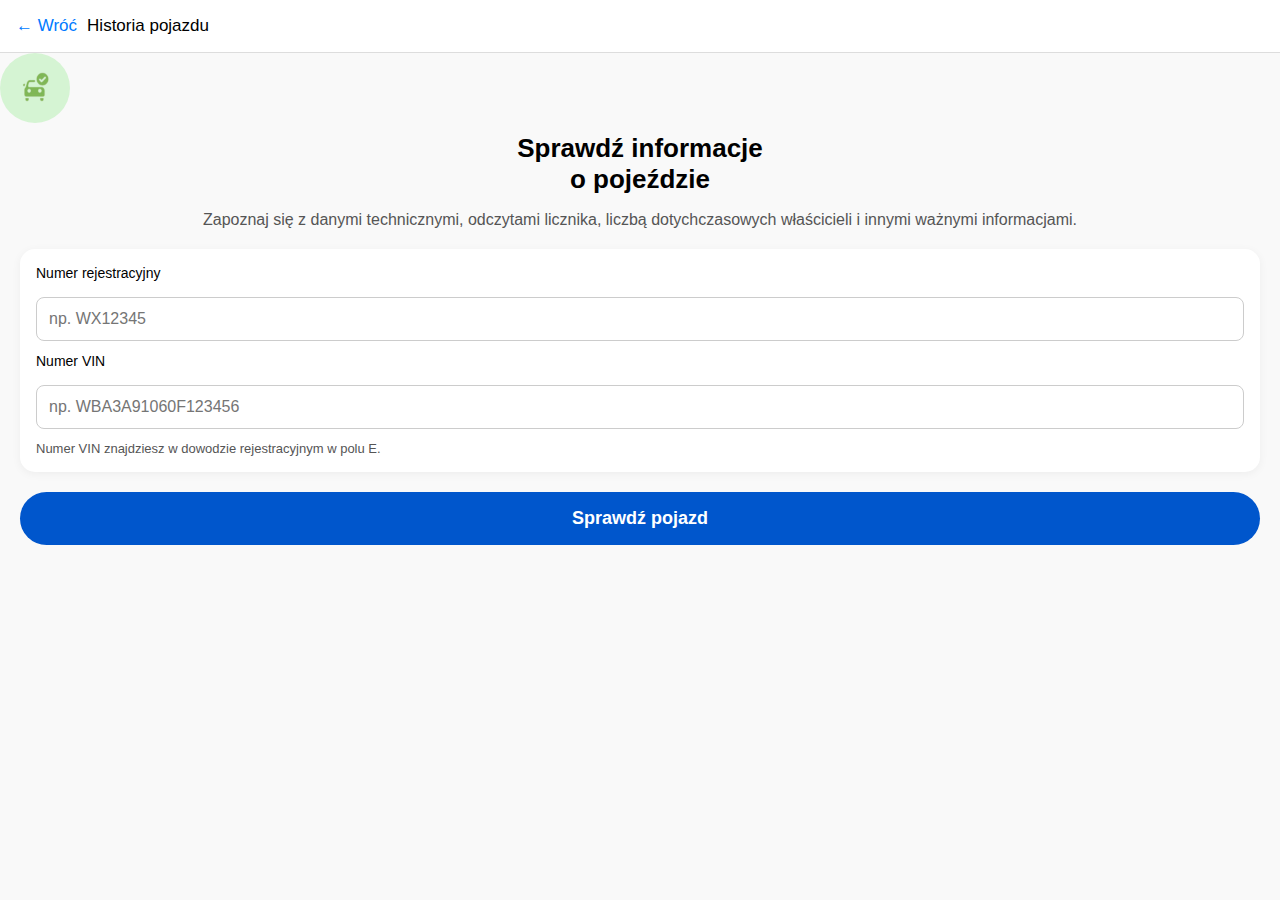
<file: car.html>
<!DOCTYPE html>
<html lang="pl">
<head>
  <meta charset="UTF-8">
  <meta name="viewport" content="width=device-width, initial-scale=1.0">
  <title>Historia pojazdu</title>
  <link rel="stylesheet" href="assets/car.css">
</head>
<body>

  <div class="navbar">
    <a href="#" onclick="goBack()">← Wróć</a>
    <span>Historia pojazdu</span>
  </div>

  <div class="icon-circle">
    <img src="assets/images/ee4CMJf.png" alt="ikona">
  </div>

  <div class="header-text">
    <h1>Sprawdź informacje<br>o pojeździe</h1>
    <p>Zapoznaj się z danymi technicznymi, odczytami licznika, liczbą dotychczasowych właścicieli i innymi ważnymi informacjami.</p>
  </div>

  <div class="form-card">
    <label for="reg">Numer rejestracyjny</label>
    <input type="text" id="reg" placeholder="np. WX12345">

    <label for="vin">Numer VIN</label>
    <input type="text" id="vin" placeholder="np. WBA3A91060F123456">

    <small>Numer VIN znajdziesz w dowodzie rejestracyjnym w polu E.</small>
  </div>

  <button class="submit-btn" onclick="checkVehicle()">Sprawdź pojazd</button>

  <script src="assets/car.js"></script>
</body>
</html>
</file>
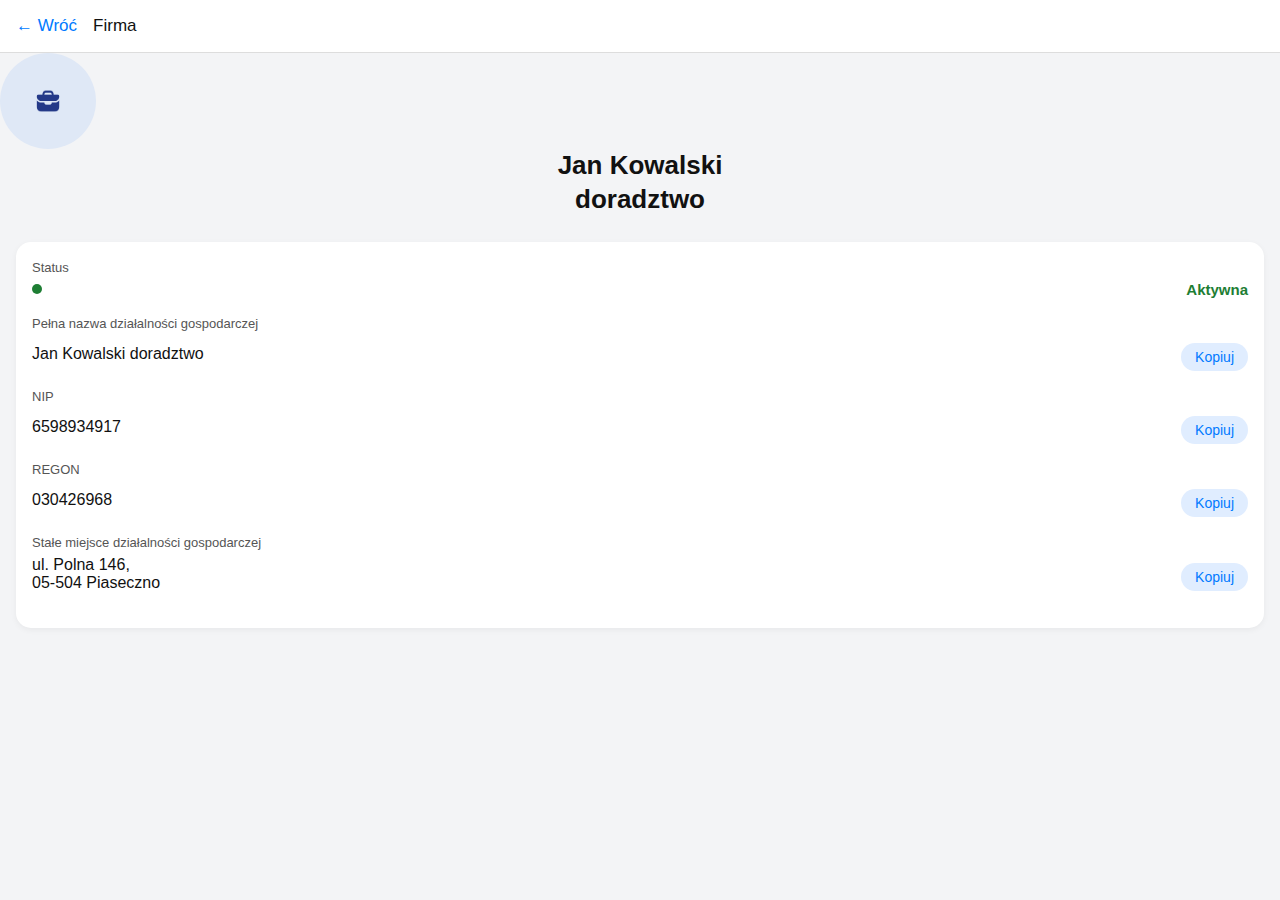
<file: firma.html>
<!DOCTYPE html>
<html lang="pl">
<head>
  <meta charset="UTF-8">
  <meta name="viewport" content="width=device-width, initial-scale=1.0">
  <title>Firma</title>
  <link rel="stylesheet" href="assets/firma.css">
</head>
<body>

<div class="navbar">
  <a href="#" onclick="goBack()">← Wróć</a>
  <span>Firma</span>
</div>

<div class="icon">
  <img src="assets/images/7EIfFr4.png" alt="ikona">
</div>

<h1>Jan Kowalski<br>doradztwo</h1>

<div class="card">

  <div class="row">
    <div class="label">Status</div>
    <div class="value status">
      <span class="dot"></span> Aktywna
    </div>
  </div>

  <div class="row">
    <div class="label">Pełna nazwa działalności gospodarczej</div>
    <div class="value">
      <span id="fullname">Jan Kowalski doradztwo</span>
      <button onclick="copyText('fullname')">Kopiuj</button>
    </div>
  </div>

  <div class="row">
    <div class="label">NIP</div>
    <div class="value">
      <span id="nip">6598934917</span>
      <button onclick="copyText('nip')">Kopiuj</button>
    </div>
  </div>

  <div class="row">
    <div class="label">REGON</div>
    <div class="value">
      <span id="regon">030426968</span>
      <button onclick="copyText('regon')">Kopiuj</button>
    </div>
  </div>

  <div class="row">
    <div class="label">Stałe miejsce działalności gospodarczej</div>
    <div class="value">
      <span id="address">ul. Polna 146,<br>05-504 Piaseczno</span>
      <button onclick="copyText('address')">Kopiuj</button>
    </div>
  </div>

</div>

<script src="assets/firma.js"></script>
</body>
</html>
</file>
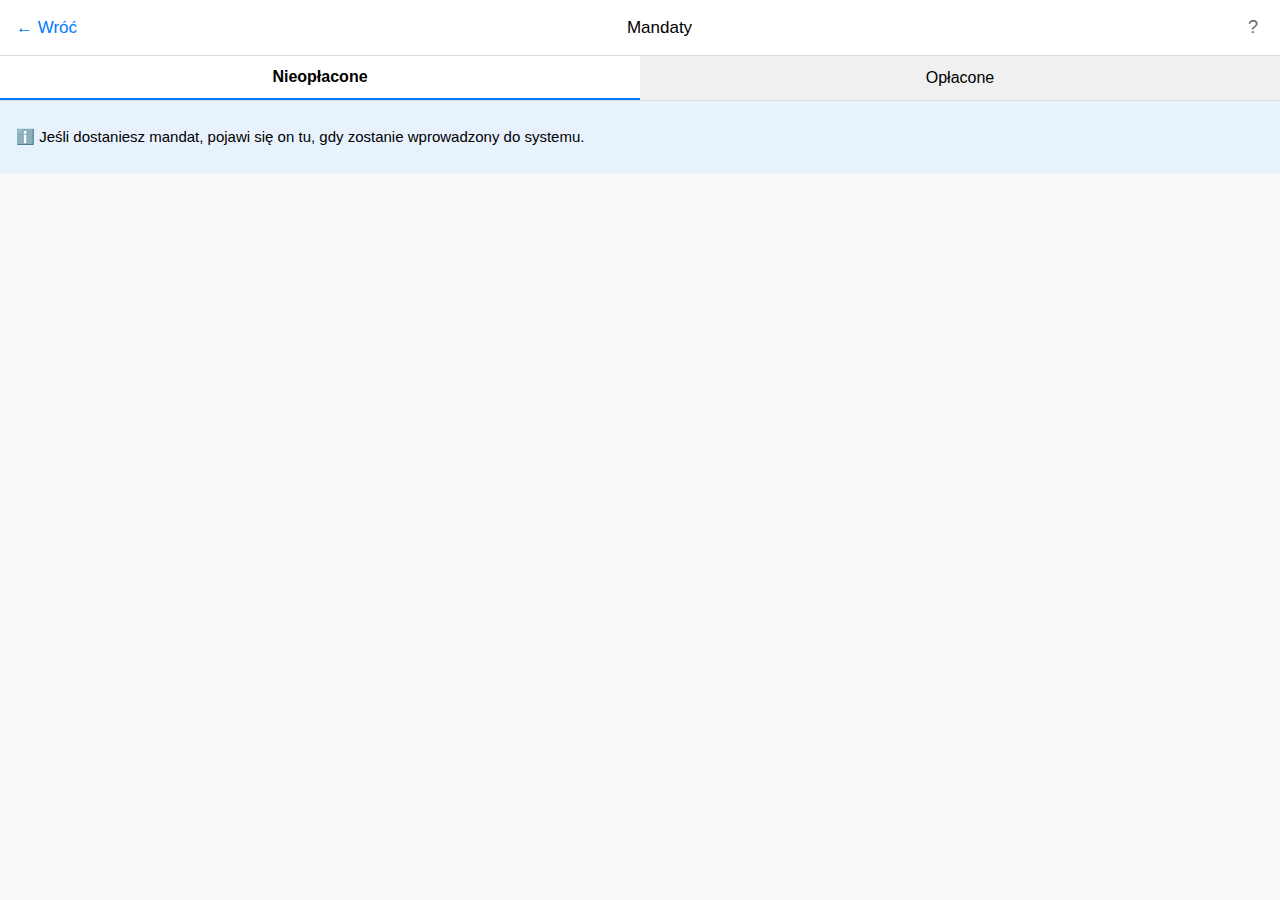
<file: passedout.html>
<!DOCTYPE html>
<html lang="pl">
<head>
  <meta charset="UTF-8">
  <meta name="viewport" content="width=device-width, initial-scale=1.0">
  <title>Mandaty</title>
  <link rel="stylesheet" href="assets/mandaty.css">
</head>
<body>

<div class="navbar">
  <a href="#" onclick="goBack()">← Wróć</a>
  <span>Mandaty</span>
  <button class="help-btn">?</button>
</div>

<div class="tabs">
  <button class="tab-btn active" onclick="showTab('nieoplacone')">Nieopłacone</button>
  <button class="tab-btn" onclick="showTab('oplacone')">Opłacone</button>
</div>

<div class="info-box">
  <p>ℹ️ Jeśli dostaniesz mandat, pojawi się on tu, gdy zostanie wprowadzony do systemu.</p>
</div>

<div class="content hidden" id="oplacone">
  <p>Brak opłaconych mandatów.</p>
</div>

<script src="assets/mandaty.js"></script>
</body>
</html>
</file>
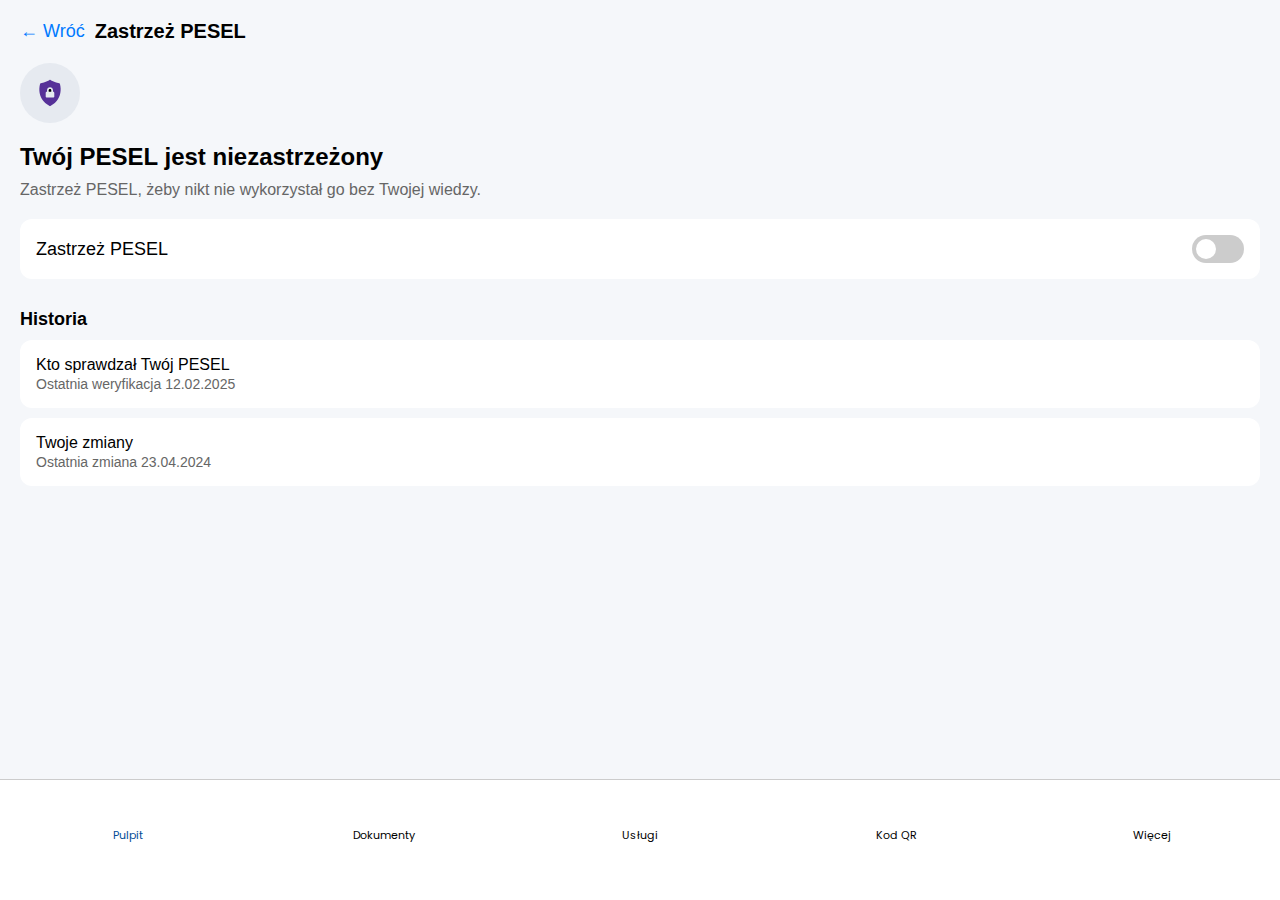
<file: pesel.html>
<!DOCTYPE html>
<html lang="pl">
<head>
    <script src="assets/main.js"></script>
    <meta charset="UTF-8">
    <title>Zastrzeż PESEL</title>
    <meta name="viewport" content="width=device-width, initial-scale=1.0">
    <link rel="stylesheet" href="assets/main.css">
    <style>
        body {
            font-family: sans-serif;
            margin: 0;
            background-color: #f5f7fa;
            padding: 20px;
        }
        .top_bar {
            display: flex;
            align-items: center;
            margin-bottom: 20px;
        }
        .back {
            color: #007aff;
            font-size: 18px;
            margin-right: 10px;
            cursor: pointer;
        }
        .title {
            font-size: 20px;
            font-weight: bold;
        }
        .icon {
            width: 60px;
            height: 60px;
            background-color: #e6eaf0;
            border-radius: 50%;
            display: flex;
            align-items: center;
            justify-content: center;
            margin-bottom: 20px;
        }
        .icon img {
            width: 32px;
            height: 32px;
        }
        .main_status {
            font-size: 24px;
            font-weight: bold;
            margin-bottom: 10px;
        }
        .description {
            color: #666;
            margin-bottom: 20px;
        }
        .switch_box {
            background-color: white;
            padding: 16px;
            border-radius: 12px;
            display: flex;
            justify-content: space-between;
            align-items: center;
            margin-bottom: 30px;
        }
        .switch_label {
            font-size: 18px;
        }
        .history_title {
            font-weight: bold;
            font-size: 18px;
            margin-bottom: 10px;
        }
        .history_box {
            background-color: white;
            border-radius: 12px;
            padding: 16px;
            margin-bottom: 10px;
            display: flex;
            flex-direction: column;
        }
        .history_item {
            font-size: 16px;
            font-weight: 500;
        }
        .history_subtext {
            color: #666;
            font-size: 14px;
            margin-top: 2px;
        }
        .bottom_bar {
            position: fixed;
            bottom: 0;
            left: 0;
            right: 0;
            background: #fff;
            display: flex;
            justify-content: space-around;
            padding: 10px 0;
            border-top: 1px solid #ccc;
        }
        .bottom_bar div {
            text-align: center;
            font-size: 12px;
            color: #666;
        }
        .bottom_bar .active {
            color: #007aff;
        }
        .switch {
            position: relative;
            display: inline-block;
            width: 52px;
            height: 28px;
        }
        .switch input {display:none;}
        .slider {
            position: absolute;
            cursor: pointer;
            top: 0;
            left: 0;
            right: 0;
            bottom: 0;
            background-color: #ccc;
            transition: .4s;
            border-radius: 34px;
        }
        .slider:before {
            position: absolute;
            content: "";
            height: 20px;
            width: 20px;
            left: 4px;
            bottom: 4px;
            background-color: white;
            transition: .4s;
            border-radius: 50%;
        }
        input:checked + .slider {
            background-color: #007aff;
        }
        input:checked + .slider:before {
            transform: translateX(24px);
        }
    </style>
</head>
<body oncontextmenu="return false;">

<div class="top_bar">
    <div class="back" onclick="history.back()">← Wróć</div>
    <div class="title">Zastrzeż PESEL</div>
</div>

<div class="icon">
    <img src="assets/images/da008_zastrzez_pesel.svg" alt="ikona">
</div>

<div class="main_status" id="peselStatus">Twój PESEL jest niezastrzeżony</div>
<div class="description">Zastrzeż PESEL, żeby nikt nie wykorzystał go bez Twojej wiedzy.</div>

<div class="switch_box">
    <div class="switch_label">Zastrzeż PESEL</div>
    <label class="switch">
        <input type="checkbox" id="peselSwitch" onchange="togglePesel()">
        <span class="slider"></span>
    </label>
</div>

<div class="history_title">Historia</div>

<div class="history_box">
    <div class="history_item">Kto sprawdzał Twój PESEL</div>
    <div class="history_subtext">Ostatnia weryfikacja 12.02.2025</div>
</div>

<div class="history_box">
    <div class="history_item">Twoje zmiany</div>
    <div class="history_subtext">Ostatnia zmiana 23.04.2024</div>
</div>

<div class="bottom_bar">
    <div class="bottom_bar_grid">
        <div class="bottom_element_grid" send="home">
            <div class="bottom_element_image home_open home"></div>
            <p class="bottom_element_text open">Pulpit</p>
        </div>
        <div class="bottom_element_grid" send="documents">
            <div class="bottom_element_image documents"></div>
            <p class="bottom_element_text">Dokumenty</p>
        </div>
        <div class="bottom_element_grid" send="services">
            <div class="bottom_element_image services"></div>
            <p class="bottom_element_text">Usługi</p>
        </div>
        <div class="bottom_element_grid" send="qr">
            <div class="bottom_element_image qr"></div>
            <p class="bottom_element_text">Kod QR</p>
        </div>
        <div class="bottom_element_grid" send="more">
            <div class="bottom_element_image more"></div>
            <p class="bottom_element_text">Więcej</p>
        </div>
    </div>
</div>

<script>
function togglePesel() {
    const status = document.getElementById('peselStatus');
    const toggle = document.getElementById('peselSwitch');
    if (toggle.checked) {
        status.textContent = 'Twój PESEL jest zastrzeżony';
    } else {
        status.textContent = 'Twój PESEL jest niezastrzeżony';
    }
}
</script>

</body>
</html>
</file>
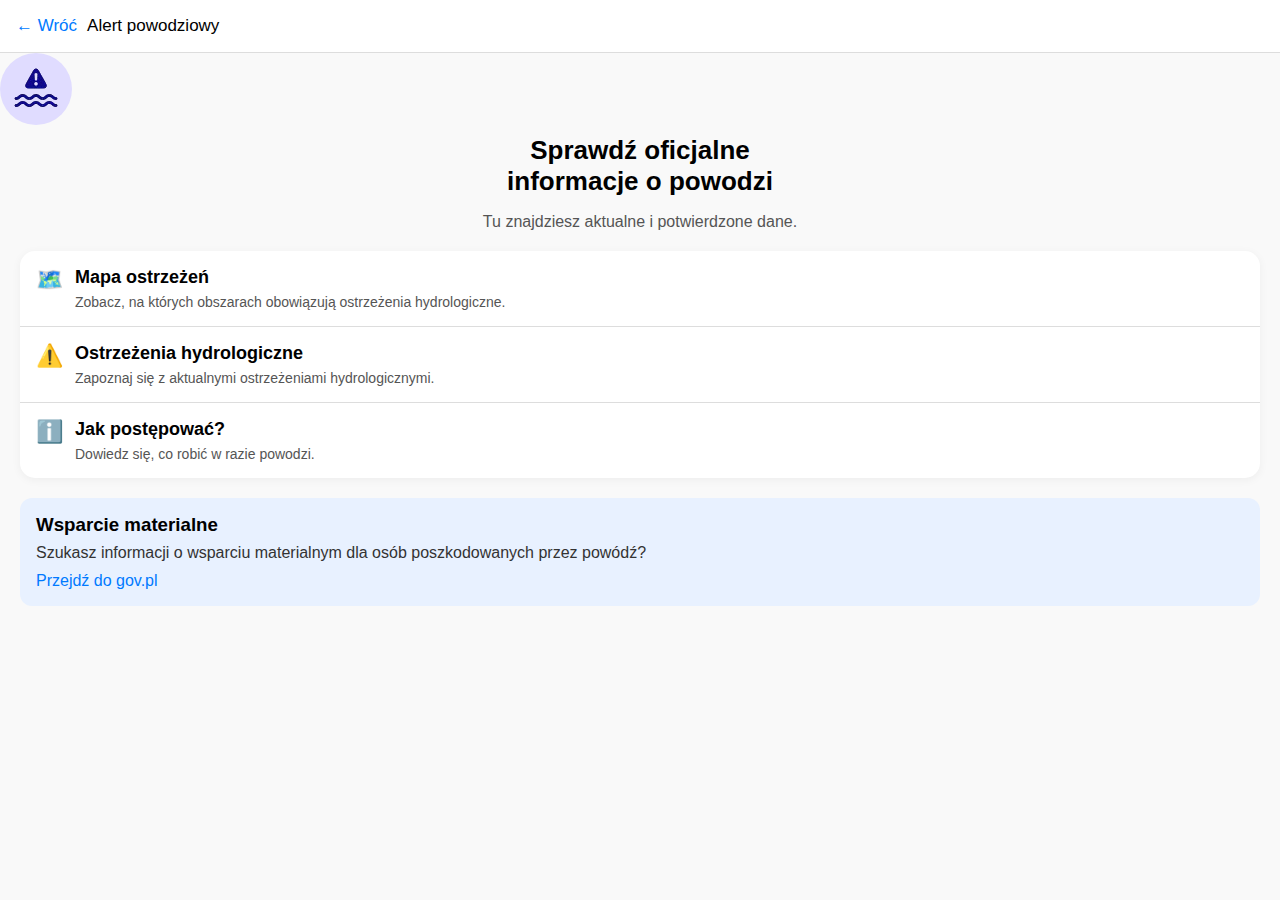
<file: powodzie.html>
<!DOCTYPE html>
<html lang="pl">
<head>
  <meta charset="UTF-8">
  <meta name="viewport" content="width=device-width, initial-scale=1.0">
  <title>Alert powodziowy</title>
  <link rel="stylesheet" href="assets/powodzie.css">
</head>
<body>

  <div class="navbar">
    <a href="#" onclick="goBack()">← Wróć</a>
    <span>Alert powodziowy</span>
  </div>

  <div class="icon-circle">
    <img src="assets/images/nLA4kjF.png" alt="ikona">
  </div>
  
  <div class="header-text">
    <h1>Sprawdź oficjalne<br>informacje o powodzi</h1>
    <p>Tu znajdziesz aktualne i potwierdzone dane.</p>
  </div>

  <div class="card">
    <div class="item" onclick="showAlert('Mapa ostrzeżeń')">
      <div class="item-left">🗺️</div>
      <div class="item-right">
        <h2>Mapa ostrzeżeń</h2>
        <p>Zobacz, na których obszarach obowiązują ostrzeżenia hydrologiczne.</p>
      </div>
    </div>
    <div class="item" onclick="showAlert('Ostrzeżenia hydrologiczne')">
      <div class="item-left">⚠️</div>
      <div class="item-right">
        <h2>Ostrzeżenia hydrologiczne</h2>
        <p>Zapoznaj się z aktualnymi ostrzeżeniami hydrologicznymi.</p>
      </div>
    </div>
    <div class="item" onclick="showAlert('Jak postępować?')">
      <div class="item-left">ℹ️</div>
      <div class="item-right">
        <h2>Jak postępować?</h2>
        <p>Dowiedz się, co robić w razie powodzi.</p>
      </div>
    </div>
  </div>

  <div class="support">
    <h3>Wsparcie materialne</h3>
    <p>Szukasz informacji o wsparciu materialnym dla osób poszkodowanych przez powódź?</p>
    <a href="https://www.gov.pl" target="_blank">Przejdź do gov.pl</a>
  </div>

  <script src="assets/powodzie.js"></script>
</body>
</html>
</file>
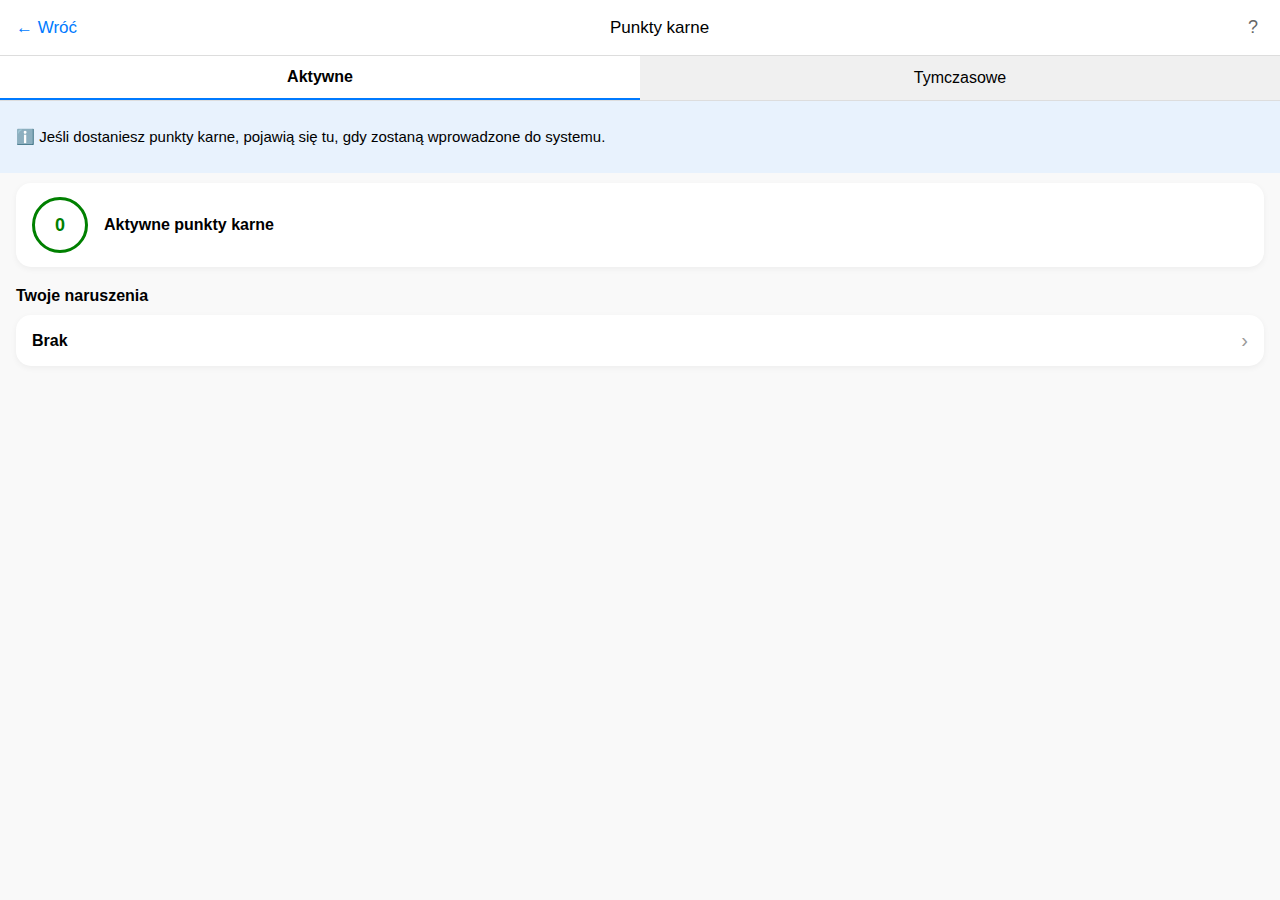
<file: punkty-karne.html>
<!DOCTYPE html>
<html lang="pl">
<head>
  <meta charset="UTF-8">
  <meta name="viewport" content="width=device-width, initial-scale=1.0">
  <title>Punkty karne</title>
  <link rel="stylesheet" href="assets/punkty-karne.css">
</head>
<body>

<div class="navbar">
  <a href="#" onclick="goBack()">← Wróć</a>
  <span>Punkty karne</span>
  <button class="help-btn">?</button>
</div>

<div class="tabs">
  <button class="tab-btn active" onclick="showTab('aktywne')">Aktywne</button>
  <button class="tab-btn" onclick="showTab('tymczasowe')">Tymczasowe</button>
</div>

<div class="info-box">
  <p>ℹ️ Jeśli dostaniesz punkty karne, pojawią się tu, gdy zostaną wprowadzone do systemu.</p>
</div>

<div class="content" id="aktywne">
  <div class="points-card">
    <div class="circle">0</div>
    <strong>Aktywne punkty karne</strong>
  </div>

  <h3>Twoje naruszenia</h3>
  <div class="violation-card">
    <div>
      <strong>Brak</strong>
    </div>
    <div class="arrow">›</div>
  </div>
</div>

<div class="content hidden" id="tymczasowe">
  <p>Brak tymczasowych punktów karnych.</p>
</div>

<script src="assets/punkty-karne.js"></script>
</body>
</html>
</file>
<file: assets/car.css>
body {
  margin: 0;
  font-family: -apple-system, BlinkMacSystemFont, sans-serif;
  background: #f9f9f9;
  color: #000;
}

.navbar {
  display: flex;
  align-items: center;
  padding: 16px;
  font-size: 17px;
  background: #fff;
  border-bottom: 1px solid #ddd;
}

.navbar a {
  color: #007aff;
  text-decoration: none;
  margin-right: 10px;
}

.navbar span {
  font-weight: 500;
}

.icon-section {
  display: flex;
  justify-content: center;
  margin: 30px 0 20px;
}

.icon-circle {
  background: #d5f4d3;
  border-radius: 50%;
  width: 70px;
  height: 70px;
  display: flex;
  align-items: center;
  justify-content: center;
}

.icon-circle img {
  width: 32px;
  height: 32px;
}

.header-text {
  text-align: center;
  padding: 0 20px;
}

.header-text h1 {
  font-size: 26px;
  margin: 10px 0;
}

.header-text p {
  color: #555;
  font-size: 16px;
}

.form-card {
  background: #fff;
  margin: 20px;
  border-radius: 15px;
  padding: 16px;
  box-shadow: 0 2px 10px rgba(0, 0, 0, 0.05);
  display: flex;
  flex-direction: column;
  gap: 12px;
}

.form-card label {
  font-size: 14px;
  font-weight: 500;
  margin-bottom: 4px;
}

.form-card input {
  padding: 12px;
  font-size: 16px;
  border: 1px solid #ccc;
  border-radius: 8px;
  width: 100%;
  box-sizing: border-box;
}

.form-card small {
  color: #555;
  font-size: 13px;
}

.date-row {
  display: flex;
  justify-content: space-between;
  align-items: center;
  background: #f6f6f6;
  padding: 12px 16px;
  border-radius: 12px;
  font-size: 14px;
  font-weight: 500;
}

.date-row span {
  color: #555;
}

.date-row .date-value {
  font-size: 15px;
  font-weight: 600;
  color: #0056cc;
  background: #fff;
  padding: 6px 10px;
  border-radius: 8px;
}

.submit-btn {
  display: block;
  width: calc(100% - 40px);
  margin: 20px;
  padding: 16px;
  font-size: 18px;
  font-weight: 600;
  color: #fff;
  background: #0056cc;
  border: none;
  border-radius: 30px;
  cursor: pointer;
  text-align: center;
}

.submit-btn:hover {
  background: #0046a3;
}
</file>
<file: assets/firma.css>
body {
  margin: 0;
  font-family: -apple-system, BlinkMacSystemFont, sans-serif;
  background: #f3f4f6;
  color: #111;
}

.navbar {
  display: flex;
  align-items: center;
  padding: 16px;
  background: #fff;
  border-bottom: 1px solid #ddd;
  font-size: 17px;
}

.navbar a {
  color: #007aff;
  text-decoration: none;
  margin-right: 16px;
}

.navbar span {
  font-weight: 500;
}

.icon-container {
  display: flex;
  justify-content: center;
  margin: 30px 0 10px;
}

.icon {
  background-color: #dfe8f6;
  border-radius: 50%;
  padding: 16px;
  font-size: 30px;
  display: flex;
  align-items: center;
  justify-content: center;
  color: #3a5aa7;
  width: 64px;
  height: 64px;
}

.icon img {
  width: 28px;
  height: 28px;
}

h1 {
  text-align: center;
  font-size: 26px;
  font-weight: 700;
  margin: 0 20px 25px;
  line-height: 1.3;
}

.card {
  background: #fff;
  margin: 0 16px;
  border-radius: 15px;
  padding: 18px 16px;
  box-shadow: 0 2px 6px rgba(0,0,0,0.05);
}

.row {
  margin-bottom: 18px;
}

.label {
  font-size: 13px;
  color: #555;
  margin-bottom: 6px;
  display: block;
}

.value {
  display: flex;
  justify-content: space-between;
  align-items: center;
  font-size: 16px;
  flex-wrap: wrap;
  word-break: break-word;
}

.value button {
  background: #e0edff;
  border: none;
  padding: 6px 14px;
  border-radius: 20px;
  color: #007aff;
  font-size: 14px;
  cursor: pointer;
  margin-top: 6px;
}

.status {
  font-weight: 600;
  color: #1e7e34;
  display: flex;
  align-items: center;
  font-size: 15px;
}

.dot {
  width: 10px;
  height: 10px;
  background: #1e7e34;
  border-radius: 50%;
  display: inline-block;
  margin-right: 6px;
}
</file>
<file: assets/mandaty.css>
body {
    margin: 0;
    font-family: -apple-system, BlinkMacSystemFont, sans-serif;
    background: #f9f9f9;
    color: #000;
  }
  
  .navbar {
    display: flex;
    justify-content: space-between;
    align-items: center;
    padding: 16px;
    font-size: 17px;
    background: #fff;
    border-bottom: 1px solid #ddd;
  }
  
  .navbar a {
    color: #007aff;
    text-decoration: none;
  }
  
  .navbar span {
    font-weight: 500;
  }
  
  .help-btn {
    background: none;
    border: none;
    font-size: 18px;
    color: #666;
    cursor: pointer;
  }
  
  .tabs {
    display: flex;
    border-bottom: 1px solid #ddd;
  }
  
  .tab-btn {
    flex: 1;
    padding: 12px;
    border: none;
    background: #f0f0f0;
    font-size: 16px;
    cursor: pointer;
  }
  
  .tab-btn.active {
    background: #fff;
    font-weight: 600;
    border-bottom: 2px solid #007aff;
  }
  
  .info-box {
    background: #e8f2fd;
    padding: 12px 16px;
    font-size: 15px;
    margin-bottom: 10px;
  }
  
  .content {
    padding: 0 16px 20px;
  }
  
  h3 {
    font-size: 16px;
    margin: 20px 0 10px;
  }
  
  .ticket-card {
    background: #fff;
    border-radius: 15px;
    padding: 14px 16px;
    box-shadow: 0 2px 6px rgba(0,0,0,0.05);
    display: flex;
    align-items: center;
    justify-content: space-between;
    margin-bottom: 12px;
  }
  
  .status {
    background: #f2f2f2;
    border-radius: 20px;
    padding: 5px 12px;
    font-size: 13px;
    display: flex;
    align-items: center;
  }
  
  .status .dot {
    background: #ff3b30;
    border-radius: 50%;
    width: 8px;
    height: 8px;
    margin-right: 6px;
  }
  
  .ticket-info {
    flex: 1;
    margin: 0 12px;
  }
  
  .ticket-info p {
    margin: 4px 0 0;
    font-size: 14px;
  }
  
  .arrow {
    font-size: 20px;
    color: #999;
  }
  
  .hidden {
    display: none;
  }
</file>
<file: assets/main.css>
@import url('https://fonts.googleapis.com/css2?family=Poppins:ital,wght@0,100;0,200;0,300;0,400;0,500;0,600;0,700;0,800;0,900;1,100;1,200;1,300;1,400;1,500;1,600;1,700;1,800;1,900&family=Roboto:ital,wght@0,100;0,300;0,400;0,500;0,700;0,900;1,100;1,300;1,400;1,500;1,700;1,900&display=swap');

:root{
    --home: url('https://i.imgur.com/5diJrXi.png');
    --home-open: url('https://i.imgur.com/sdQYjBt.png');
    --documents: url('https://i.imgur.com/28v1TEk.png');
    --documents-open: url('https://i.imgur.com/ZHx3VDs.png');
    --services: url('https://i.imgur.com/OxfOAfO.png');
    --services-open: url('https://i.imgur.com/3V2f5uA.png');
    --qr: url('https://i.imgur.com/M9MhD3N.png');
    --qr-open: url('https://i.imgur.com/vmr8YVg.png');
    --more: url('https://i.imgur.com/V5SoHXM.png');
    --more-open: url('https://i.imgur.com/e9rnYLl.png');
    --text: #024b97;
    --shadow: 0px 0px 10px rgb(224, 224, 224);
}

body{
    background-color: #f5f6fb;
}

p, input{
    font-family: "Poppins", sans-serif;
}

*{
    -webkit-user-select: none;
    -ms-user-select: none;
    user-select: none;
    -webkit-tap-highlight-color: transparent;
}

::-webkit-scrollbar {
    display: none;
}

::-webkit-scrollbar-track {
    display: none;
}

::-webkit-scrollbar-thumb {
    display: none;
}

.main_button{
    color: #014a93;
    background-color: #dbeaf9;
    width: max-content;
    padding-left: 15px;
    padding-right: 15px;
    font-size: 14px;
    font-weight: 600;
    height: 32px;
    margin-top: auto;
    margin-bottom: auto;
    margin-left: auto;
    margin-right: 20px;
    border-radius: 20px;
    border: none;
}

.bottom_element_image{
    pointer-events: none;
    width: 28px;
    height: 28px;
    margin-left: auto;
    margin-right: auto;
    margin-top: auto;
    margin-bottom: auto;
    background-position: center;
    background-size: 100%;
}

.home{
    background-image: var(--home);
}

.documents{
    background-image: var(--documents);
}

.services{
    background-image: var(--services);
}

.qr{
    background-image: var(--qr);
}

.more{
    background-image: var(--more);
}

.home_open{
    background-image: var(--home-open);
}

.documents_open{
    background-image: var(--documents-open);
}

.services_open{
    background-image: var(--services-open);
}

.qr_open{
    background-image: var(--qr-open);
}

.more_open{
    background-image: var(--more-open);
}

.bottom_element_grid{
    margin-top: 5px;
    margin-left: auto;
    margin-right: auto;
    grid-template-columns: 100%;
    grid-template-rows: max-content max-content;
    height: max-content;
    width: 100%;
    display: grid;
}

.bottom_element_text{
    margin-top: 0;
    font-size: 11px;
    color: black;
    font-weight: 400;
    text-align: center;
}

.bottom_bar_grid{
    display: grid;
    grid-template-columns: repeat(5, calc(100% / 5));
    height: 100%;
    margin-top: 4px;
    width: 100%;
}

.bottom_bar{
    position: fixed;
    background-color: #f5f6fb;
    border-top: 0.1px solid rgb(189, 189, 189);
    bottom: 0;
    left: 0;
    width: 100%;
    height: 100px;
    z-index: 1;
}

.open{
    color: var(--text);
}

.search_grid{
    display: grid;
    width: 98%;
    grid-template-columns: 30px calc(100% - 30px);
    background-color: rgb(229, 230, 235);
    padding: 5px;
    border-radius: 10px;
    margin-top: 0px;
}

.search_icon{
    width: 25px;
    margin-left: 5px;
}

.search{
    outline: none;
    border: none;
    background-color: transparent;
    font-weight: 600;
    font-size: 15px;
    margin-left: 5px;
}

.services_list{
    display: grid;
    grid-template-columns: 100%;
    width: 100%;
    height: max-content;
    grid-auto-flow: row;
    grid-auto-rows: max-content;
    background-color: white;
    border-radius: 10px;
}

.service{
    width: 90%;
    margin-left: auto;
    margin-right: auto;
    display: grid;
    grid-template-columns: 5% 80% 15%;
    border-bottom: 0.5px solid rgb(201, 201, 201);
    height: 80px;
}

.service_icon{
    width: 25px;
    margin-top: auto;
    margin-bottom: auto;
    margin-left: 0px;
}

.service_name{
    margin-top: auto;
    margin-bottom: auto;
    width: 100%;
    height: max-content;
    margin-left: 20px;
    font-weight: 500;
}

.arrow{
    width: 25px;
    margin-top: auto;
    margin-bottom: auto;
    margin-right: 0px;
    margin-left: auto;
}
</file>
<file: assets/powodzie.css>
body {
    margin: 0;
    font-family: -apple-system, BlinkMacSystemFont, sans-serif;
    background: #f9f9f9;
    color: #000;
  }
  
  .navbar {
    display: flex;
    align-items: center;
    padding: 16px;
    font-size: 17px;
    background: #fff;
    border-bottom: 1px solid #ddd;
  }
  
  .navbar a {
    color: #007aff;
    text-decoration: none;
    margin-right: 10px;
  }
  
  .navbar span {
    font-weight: 500;
  }
  
  .icon-circle {
    background: #e0dcff; /* jasny fiolet */
    border-radius: 50%;
    width: 72px;
    height: 72px;
    display: flex;
    align-items: center;
    justify-content: center;
  }
  
  
  .header-text {
    text-align: center;
    padding: 0 20px;
  }
  
  .header-text h1 {
    font-size: 26px;
    margin: 10px 0;
  }
  
  .header-text p {
    color: #555;
    font-size: 16px;
  }
  
  .card {
    background: #fff;
    margin: 20px;
    border-radius: 15px;
    overflow: hidden;
    box-shadow: 0 2px 10px rgba(0,0,0,0.05);
  }
  
  .item {
    display: flex;
    padding: 16px;
    border-bottom: 1px solid #ddd;
    cursor: pointer;
  }
  
  .item:last-child {
    border-bottom: none;
  }
  
  .item-left {
    font-size: 22px;
    margin-right: 12px;
  }
  
  .item-right h2 {
    font-size: 18px;
    margin: 0 0 6px;
  }
  
  .item-right p {
    margin: 0;
    color: #555;
    font-size: 14px;
  }
  
  .support {
    background: #e8f1ff;
    padding: 16px;
    margin: 20px;
    border-radius: 12px;
  }
  
  .support h3 {
    margin: 0 0 8px;
  }
  
  .support p {
    margin: 0 0 10px;
    color: #333;
  }
  
  .support a {
    color: #007aff;
    text-decoration: none;
    font-weight: 500;
  }
</file>
<file: assets/punkty-karne.css>
body {
    margin: 0;
    font-family: -apple-system, BlinkMacSystemFont, sans-serif;
    background: #f9f9f9;
    color: #000;
  }
  
  .navbar {
    display: flex;
    justify-content: space-between;
    align-items: center;
    padding: 16px;
    font-size: 17px;
    background: #fff;
    border-bottom: 1px solid #ddd;
  }
  
  .navbar a {
    color: #007aff;
    text-decoration: none;
  }
  
  .navbar span {
    font-weight: 500;
  }
  
  .help-btn {
    background: none;
    border: none;
    font-size: 18px;
    color: #666;
    cursor: pointer;
  }
  
  .tabs {
    display: flex;
    border-bottom: 1px solid #ddd;
  }
  
  .tab-btn {
    flex: 1;
    padding: 12px;
    border: none;
    background: #f0f0f0;
    font-size: 16px;
    cursor: pointer;
  }
  
  .tab-btn.active {
    background: #fff;
    font-weight: 600;
    border-bottom: 2px solid #007aff;
  }
  
  .info-box {
    background: #e8f2fd;
    padding: 12px 16px;
    font-size: 15px;
    margin-bottom: 10px;
  }
  
  .content {
    padding: 0 16px 20px;
  }
  
  h3 {
    font-size: 16px;
    margin: 20px 0 10px;
  }
  
  .points-card {
    background: #fff;
    border-radius: 15px;
    padding: 14px 16px;
    display: flex;
    align-items: center;
    gap: 16px;
    box-shadow: 0 2px 6px rgba(0,0,0,0.05);
  }
  
  .points-card .circle {
    width: 50px;
    height: 50px;
    background: #fff;
    border: 3px solid green;
    color: green;
    border-radius: 50%;
    display: flex;
    align-items: center;
    justify-content: center;
    font-weight: bold;
    font-size: 18px;
  }
  
  .violation-card {
    background: #fff;
    border-radius: 15px;
    padding: 14px 16px;
    box-shadow: 0 2px 6px rgba(0,0,0,0.05);
    display: flex;
    justify-content: space-between;
    align-items: center;
    margin-bottom: 12px;
  }
  
  .violation-card p {
    margin: 4px 0 0;
    font-size: 14px;
  }
  
  .arrow {
    font-size: 20px;
    color: #999;
  }
  
  .bottom-nav {
    position: fixed;
    bottom: 0;
    left: 0;
    width: 100%;
    display: flex;
    background: #fff;
    border-top: 1px solid #ddd;
  }
  
  .nav-item {
    flex: 1;
    text-align: center;
    padding: 8px 0;
    font-size: 13px;
    color: #555;
  }
  
  .nav-item.active {
    color: #007aff;
  }
  
  .hidden {
    display: none;
  }
</file>
